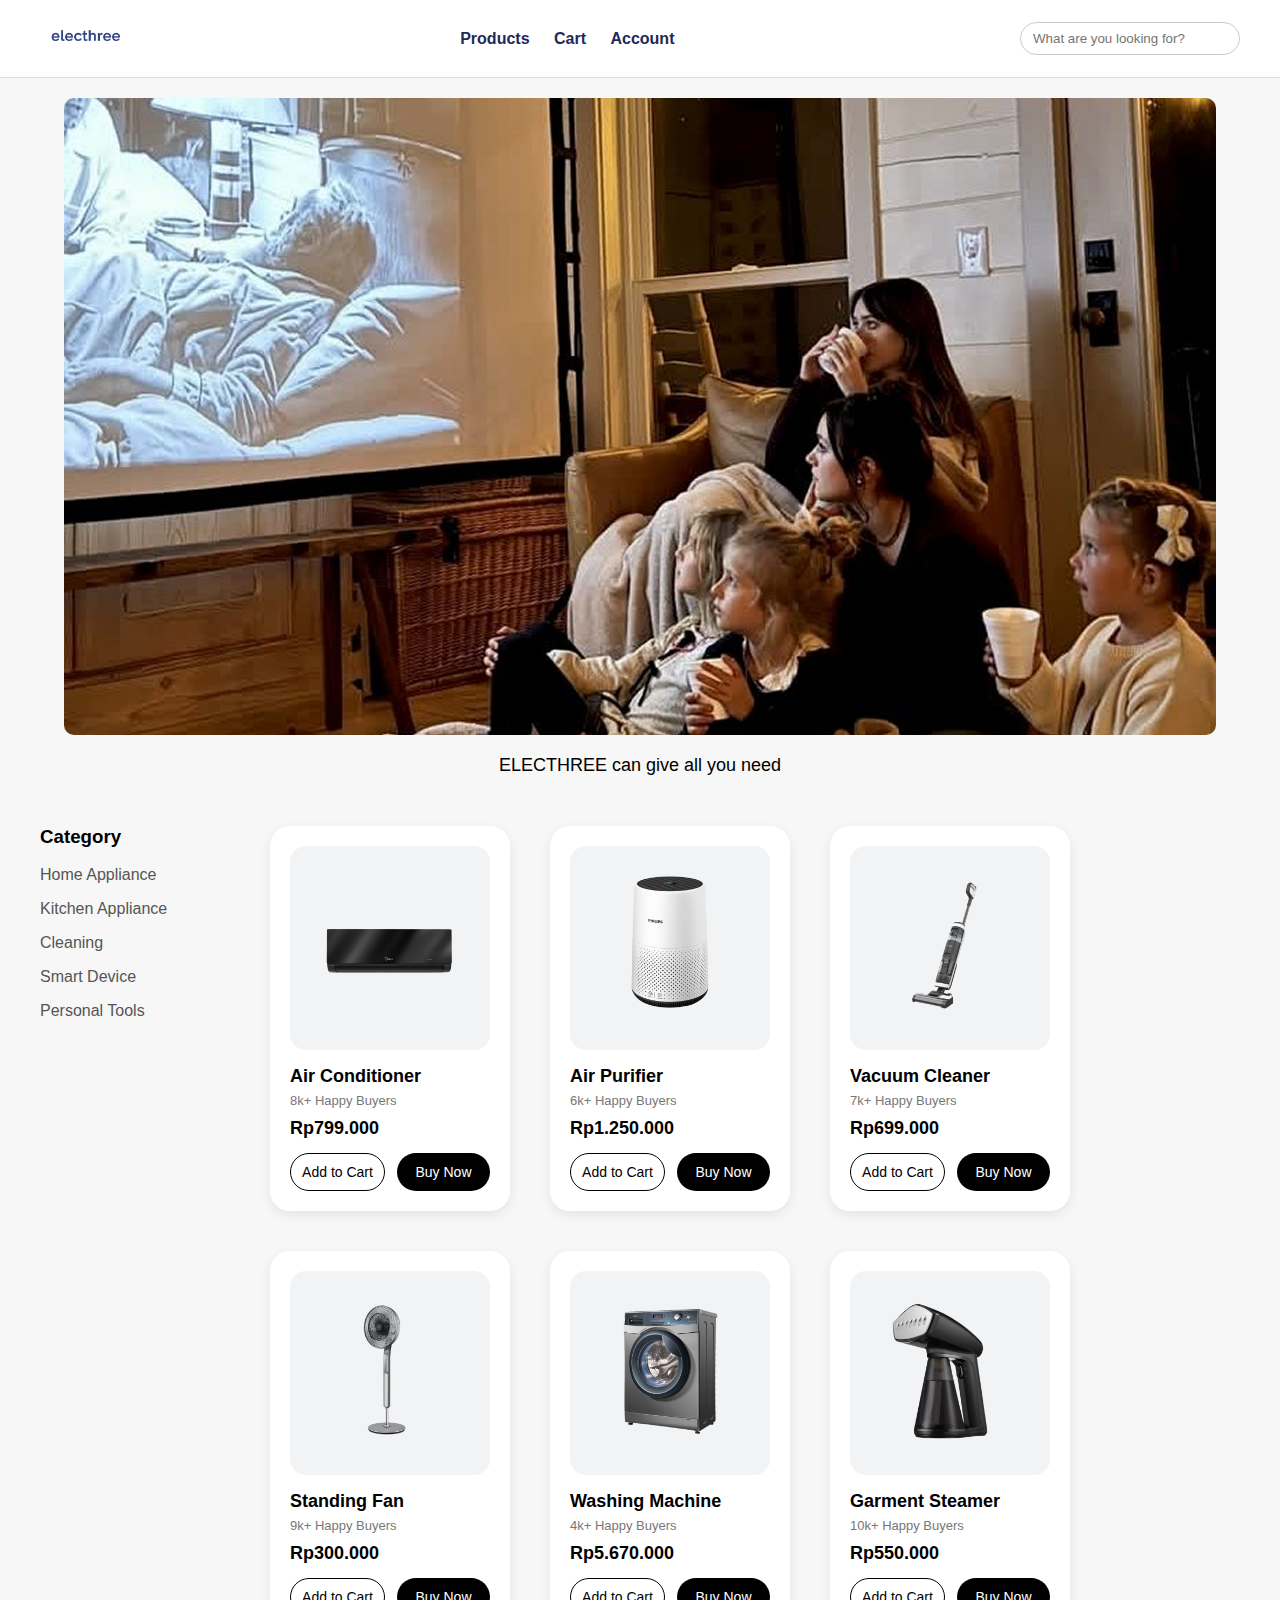
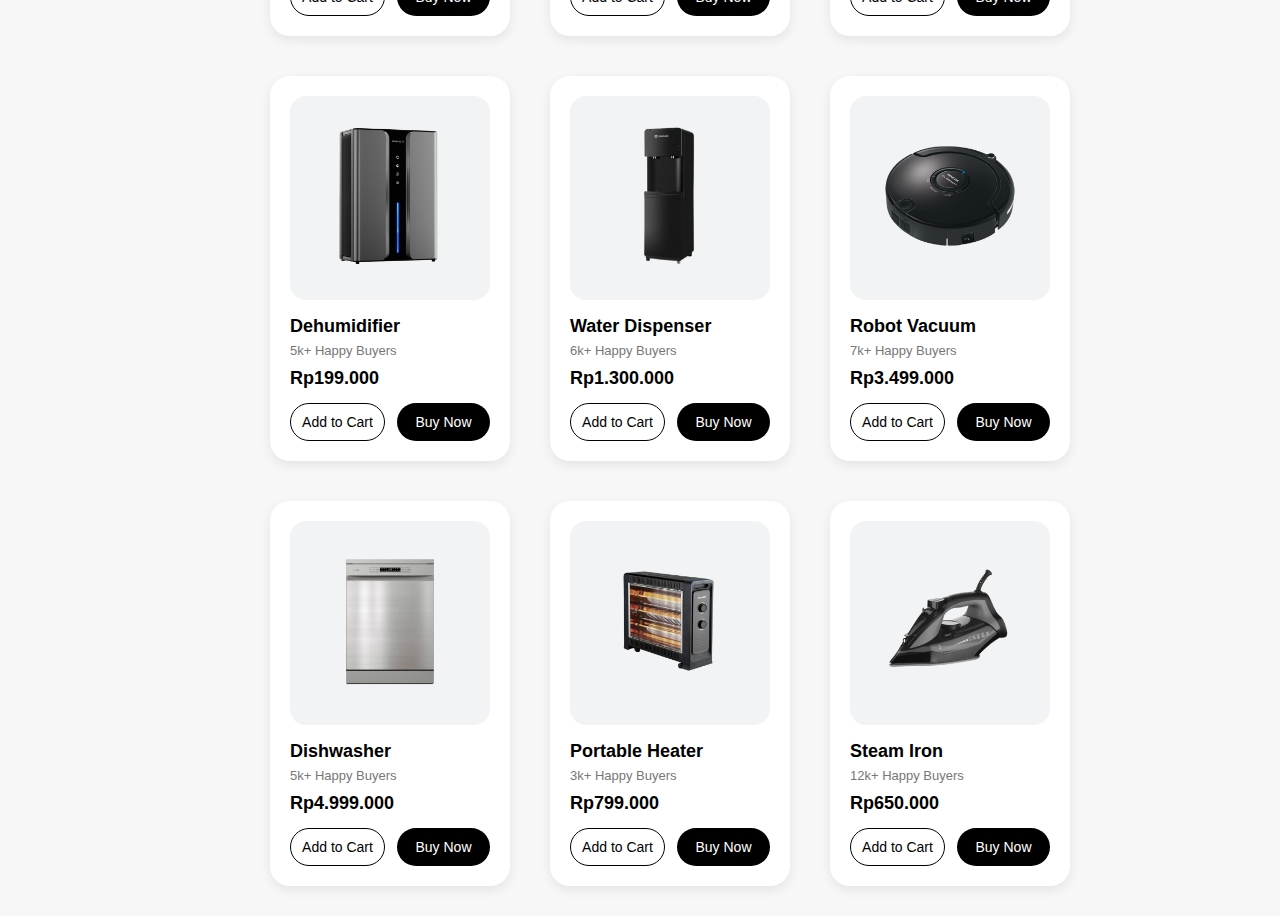
<file: index.html>
<!DOCTYPE html>
<html lang="en">
<head>
  <meta charset="UTF-8" />
  <title>Electhree – Home Appliances</title>
  <link rel="stylesheet" href="style.css" />
</head>
<body>

<!-- NAVBAR -->
<header class="navbar">
  <div class="logo">
    <img src="images/logo.png" alt="Electhree Logo">
  </div>

  <nav class="nav-menu">
    <a href="#">Products</a>
    <a href="#">Cart</a>
    <a href="#">Account</a>
  </nav>

  <div class="search-box">
    <input type="text" placeholder="What are you looking for?" />
  </div>
</header>

<!-- HERO -->
<section class="hero">
  <img src="images/hero.jpg" alt="Home Appliance Hero" />
  <h2>ELECTHREE can give all you need</h2>
</section>

<!-- MAIN CONTENT -->
<section class="content">

  <!-- SIDEBAR -->
  <aside class="category">
    <h3>Category</h3>
    <ul>
      <li>Home Appliance</li>
      <li>Kitchen Appliance</li>
      <li>Cleaning</li>
      <li>Smart Device</li>
      <li>Personal Tools</li>
    </ul>
  </aside>

  <!-- PRODUCTS -->
 <div class="products">

  <div class="product-card">
    <div class="product-image">
      <img src="images/ac.png" alt="Air Conditioner">
    </div>
    <h4>Air Conditioner</h4>
    <div class="buyers">8k+ Happy Buyers</div>
    <div class="price">Rp799.000</div>
    <div class="product-actions">
      <button class="add-cart">Add to Cart</button>
      <button class="buy-now">Buy Now</button>
    </div>
  </div>

  <div class="product-card">
    <div class="product-image">
      <img src="images/purifier.png" alt="Air Purifier">
    </div>
    <h4>Air Purifier</h4>
    <div class="buyers">6k+ Happy Buyers</div>
    <div class="price">Rp1.250.000</div>
    <div class="product-actions">
      <button class="add-cart">Add to Cart</button>
      <button class="buy-now">Buy Now</button>
    </div>
  </div>

  <div class="product-card">
    <div class="product-image">
      <img src="images/vacuum.png" alt="Vacuum Cleaner">
    </div>
    <h4>Vacuum Cleaner</h4>
    <div class="buyers">7k+ Happy Buyers</div>
    <div class="price">Rp699.000</div>
    <div class="product-actions">
      <button class="add-cart">Add to Cart</button>
      <button class="buy-now">Buy Now</button>
    </div>
  </div>

  <div class="product-card">
    <div class="product-image">
      <img src="images/fan.png" alt="Standing Fan">
    </div>
    <h4>Standing Fan</h4>
    <div class="buyers">9k+ Happy Buyers</div>
    <div class="price">Rp300.000</div>
    <div class="product-actions">
      <button class="add-cart">Add to Cart</button>
      <button class="buy-now">Buy Now</button>
    </div>
  </div>

  <div class="product-card">
    <div class="product-image">
      <img src="images/washer.png" alt="Washing Machine">
    </div>
    <h4>Washing Machine</h4>
    <div class="buyers">4k+ Happy Buyers</div>
    <div class="price">Rp5.670.000</div>
    <div class="product-actions">
      <button class="add-cart">Add to Cart</button>
      <button class="buy-now">Buy Now</button>
    </div>
  </div>

  <div class="product-card">
    <div class="product-image">
      <img src="images/steamer.png" alt="Garment Steamer">
    </div>
    <h4>Garment Steamer</h4>
    <div class="buyers">10k+ Happy Buyers</div>
    <div class="price">Rp550.000</div>
    <div class="product-actions">
      <button class="add-cart">Add to Cart</button>
      <button class="buy-now">Buy Now</button>
    </div>
  </div>

  <div class="product-card">
    <div class="product-image">
      <img src="images/dehumidifier.png" alt="Dehumidifier">
    </div>
    <h4>Dehumidifier</h4>
    <div class="buyers">5k+ Happy Buyers</div>
    <div class="price">Rp199.000</div>
    <div class="product-actions">
      <button class="add-cart">Add to Cart</button>
      <button class="buy-now">Buy Now</button>
    </div>
  </div>

  <div class="product-card">
    <div class="product-image">
      <img src="images/dispenser.png" alt="Water Dispenser">
    </div>
    <h4>Water Dispenser</h4>
    <div class="buyers">6k+ Happy Buyers</div>
    <div class="price">Rp1.300.000</div>
    <div class="product-actions">
      <button class="add-cart">Add to Cart</button>
      <button class="buy-now">Buy Now</button>
    </div>
  </div>

  <div class="product-card">
    <div class="product-image">
      <img src="images/robot-vacuum.png" alt="Robot Vacuum">
    </div>
    <h4>Robot Vacuum</h4>
    <div class="buyers">7k+ Happy Buyers</div>
    <div class="price">Rp3.499.000</div>
    <div class="product-actions">
      <button class="add-cart">Add to Cart</button>
      <button class="buy-now">Buy Now</button>
    </div>
  </div>

  <div class="product-card">
    <div class="product-image">
      <img src="images/dishwasher.png" alt="Dishwasher">
    </div>
    <h4>Dishwasher</h4>
    <div class="buyers">5k+ Happy Buyers</div>
    <div class="price">Rp4.999.000</div>
    <div class="product-actions">
      <button class="add-cart">Add to Cart</button>
      <button class="buy-now">Buy Now</button>
    </div>
  </div>

  <div class="product-card">
    <div class="product-image">
      <img src="images/heater.png" alt="Portable Heater">
    </div>
    <h4>Portable Heater</h4>
    <div class="buyers">3k+ Happy Buyers</div>
    <div class="price">Rp799.000</div>
    <div class="product-actions">
      <button class="add-cart">Add to Cart</button>
      <button class="buy-now">Buy Now</button>
    </div>
  </div>

  <div class="product-card">
    <div class="product-image">
      <img src="images/iron.png" alt="Steam Iron">
    </div>
    <h4>Steam Iron</h4>
    <div class="buyers">12k+ Happy Buyers</div>
    <div class="price">Rp650.000</div>
    <div class="product-actions">
      <button class="add-cart">Add to Cart</button>
      <button class="buy-now">Buy Now</button>
    </div>
  </div>

</div>

</body>
</html>
</file>
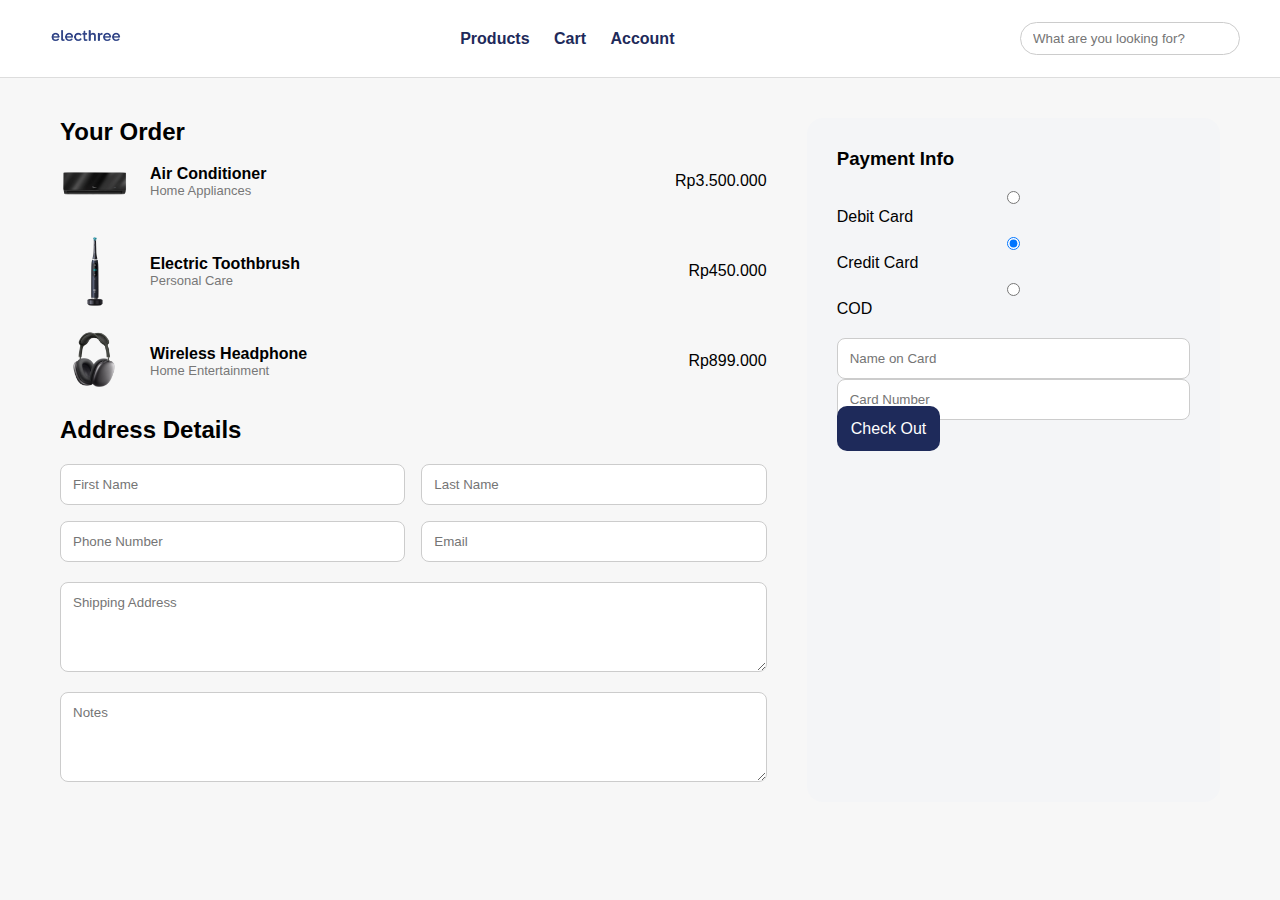
<file: checkout.html>
<!DOCTYPE html>
<html lang="en">
<head>
  <meta charset="UTF-8">
  <title>Electhree | Checkout</title>
  <link rel="stylesheet" href="style.css">
</head>
<body>

<!-- NAVBAR -->
<header class="navbar">
  <div class="logo">
    <img src="images/logo.png" alt="Electhree">
  </div>

  <nav class="nav-menu">
    <a href="index.html">Products</a>
    <a href="#">Cart</a>
    <a href="#">Account</a>
  </nav>

  <div class="search-box">
    <input type="text" placeholder="What are you looking for?">
  </div>
</header>

<!-- CHECKOUT PAGE -->
<section class="checkout">

  <!-- LEFT -->
  <div class="checkout-left">

    <!-- ORDER SUMMARY -->
    <h2>Your Order</h2>

    <div class="order-item">
      <img src="images/ac.png" alt="Air Conditioner">
      <div class="order-info">
        <h4>Air Conditioner</h4>
        <p>Home Appliances</p>
      </div>
      <span>Rp3.500.000</span>
    </div>

    <div class="order-item">
      <img src="images/toothbrush.png" alt="Electric Toothbrush">
      <div class="order-info">
        <h4>Electric Toothbrush</h4>
        <p>Personal Care</p>
      </div>
      <span>Rp450.000</span>
    </div>

    <div class="order-item">
      <img src="images/headphone.png" alt="Wireless Headphone">
      <div class="order-info">
        <h4>Wireless Headphone</h4>
        <p>Home Entertainment</p>
      </div>
      <span>Rp899.000</span>
    </div>

    <!-- ADDRESS -->
    <h2>Address Details</h2>

    <div class="form-grid">
      <input type="text" placeholder="First Name">
      <input type="text" placeholder="Last Name">
      <input type="text" placeholder="Phone Number">
      <input type="email" placeholder="Email">
    </div>

    <textarea placeholder="Shipping Address"></textarea>
    <textarea placeholder="Notes"></textarea>

  </div>

  <!-- RIGHT -->
  <div class="checkout-right">

    <h3>Payment Info</h3>

    <div class="payment-method">
      <label><input type="radio" name="payment"> Debit Card</label>
      <label><input type="radio" name="payment" checked> Credit Card</label>
      <label><input type="radio" name="payment"> COD</label>
    </div>

    <input type="text" placeholder="Name on Card">
    <input type="text" placeholder="Card Number">

    <a class="checkout-btn">Check Out</a>
    

  </div>

</section>

</body>
</html>
</file>
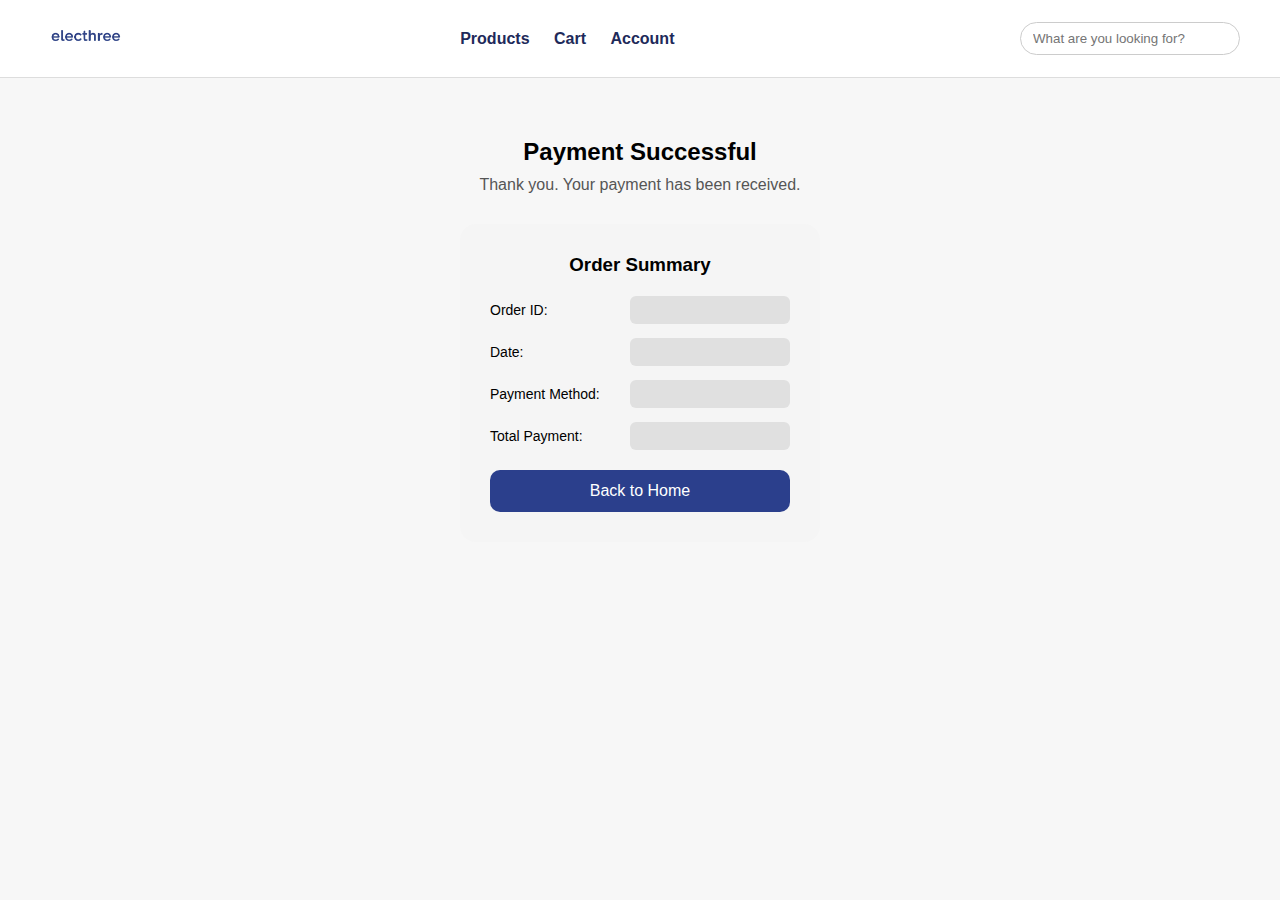
<file: success.html>
<!DOCTYPE html>
<html lang="en">
<head>
  <meta charset="UTF-8">
  <title>Electhree | Payment Successful</title>
  <link rel="stylesheet" href="style.css">
</head>
<body>

<!-- NAVBAR -->
<header class="navbar">
  <div class="logo">
    <img src="images/logo.png" alt="Electhree">
  </div>

  <nav class="nav-menu">
    <a href="index.html">Products</a>
    <a href="#">Cart</a>
    <a href="#">Account</a>
  </nav>

  <div class="search-box">
    <input type="text" placeholder="What are you looking for?">
  </div>
</header>

<!-- SUCCESS PAGE -->
<section class="success-page">

  <h2>Payment Successful</h2>
  <p class="success-text">Thank you. Your payment has been received.</p>

  <div class="summary-card">
    <h3>Order Summary</h3>

    <div class="summary-item">
  <span>Order ID:</span>
  <div class="summary-box" id="order-id"></div>
</div>

<div class="summary-item">
  <span>Date:</span>
  <div class="summary-box" id="order-date"></div>
</div>

<div class="summary-item">
  <span>Payment Method:</span>
  <div class="summary-box" id="payment-method"></div>
</div>

<div class="summary-item">
  <span>Total Payment:</span>
  <div class="summary-box" id="total-payment"></div>
</div>

    <a href="index.html" class="back-home">Back to Home</a>
  </div>

</section>

</body>
</html>
</file>
<file: style.css>
* {
  margin: 0;
  padding: 0;
  box-sizing: border-box;
  font-family: Arial, sans-serif;
}

body {
  background: #f7f7f7;
}

:root {
  --blue-dark: #1e2a5a;
}

/* NAVBAR */
.navbar {
  display: flex;
  align-items: center;
  justify-content: space-between;
  padding: 16px 40px;
  background: #fff;
  border-bottom: 1px solid #ddd;
}

.logo img {
  height: 40px;
}

.logo {
  font-weight: bold;
  font-size: 20px;
  color: #2b4eff;
}

.nav-menu a {
  margin-right: 20px;
  text-decoration: none;
  color: var(--blue-dark);
  font-weight: 600;
}

.nav-menu a:hover {
  text-decoration: underline;
}

.search-box input {
  padding: 8px 12px;
  border-radius: 20px;
  border: 1px solid #ccc;
  width: 220px;
}

.account {
  font-weight: 500;
}

/* HERO */
.hero {
  position: relative;
  text-align: center;
  margin: 20px auto;
}

.hero img {
  width: 90%;
  border-radius: 10px;
}

.hero h2 {
  margin-top: 16px;
  font-size: 18px;
  font-weight: 500;
}

/* CONTENT */
.content {
  display: flex;
  padding: 30px 40px;
  gap: 30px;
}

/* CATEGORY */
.category {
  width: 200px;
}

.category h3 {
  margin-bottom: 10px;
}

.category ul {
  list-style: none;
}

.category li {
  padding: 8px 0;
  color: #555;
  cursor: pointer;
}

/* PRODUCTS */
/* ===== PRODUCT CARD (FIGMA STYLE) ===== */

.products {
  display: grid;
  grid-template-columns: repeat(3, 1fr);
  gap: 40px;
}

.product-card {
  background: #fff;
  border-radius: 20px;
  padding: 20px;
  box-shadow: 0 4px 12px rgba(0,0,0,0.08);
}

/* IMAGE BOX */
.product-image {
  background: #f2f3f5;
  border-radius: 16px;
  padding: 30px;
  text-align: center;
  margin-bottom: 16px;
}

.product-image img {
  width: 140px;
  height: 140px;
  object-fit: contain;
}

/* TEXT */
.product-card h4 {
  font-size: 18px;
  margin-bottom: 6px;
}

.buyers {
  font-size: 13px;
  color: #777;
  margin-bottom: 10px;
}

.price {
  font-weight: bold;
  font-size: 18px;
  margin-bottom: 14px;
}

/* BUTTONS */
.product-actions {
  display: flex;
  gap: 12px;
}

.product-actions button {
  flex: 1;
  padding: 10px 0;
  border-radius: 30px;
  font-size: 14px;
  cursor: pointer;
}

/* Add to Cart */
.add-cart {
  background: #fff;
  border: 1px solid #000;
}

/* Buy Now */
.buy-now {
  background: #000;
  color: #fff;
  border: none;
}

/* ===== CHECKOUT ===== */
.checkout {
  display: flex;
  gap: 40px;
  padding: 40px 60px;
}

.checkout-left {
  flex: 2;
}

.checkout-right {
  flex: 1;
  background: #f4f5f7;
  padding: 30px;
  border-radius: 16px;
}

.order-item {
  display: flex;
  align-items: center;
  justify-content: space-between;
  margin-bottom: 20px;
}

.order-item img {
  width: 70px;
}

.order-info {
  flex: 1;
  margin-left: 20px;
}

.order-info p {
  font-size: 13px;
  color: #777;
}

.form-grid {
  display: grid;
  grid-template-columns: repeat(2, 1fr);
  gap: 16px;
  margin: 20px 0;
}

input, textarea {
  width: 100%;
  padding: 12px;
  border-radius: 8px;
  border: 1px solid #ccc;
}

textarea {
  margin-bottom: 16px;
  height: 90px;
}

.payment-method {
  margin: 20px 0;
}

.payment-method label {
  display: block;
  margin-bottom: 10px;
}

.checkout-btn {
  width: 100%;
  padding: 14px;
  background: #1e2a5a;
  color: #fff;
  border: none;
  border-radius: 10px;
  cursor: pointer;
}

/* ===== PAYMENT SUCCESS ===== */

.success-page {
  text-align: center;
  padding: 60px 20px;
}

.success-page h2 {
  margin-bottom: 10px;
}

.success-text {
  color: #555;
  margin-bottom: 30px;
}

.summary-card {
  width: 360px;
  margin: 0 auto;
  background: #f5f5f5;
  padding: 30px;
  border-radius: 16px;
}

.summary-card h3 {
  margin-bottom: 20px;
}

.summary-item {
  display: flex;
  align-items: center;
  justify-content: space-between;
  margin-bottom: 14px;
}

.summary-item span {
  font-size: 14px;
}

.summary-box {
  width: 160px;
  height: 28px;
  background: #e0e0e0;
  border-radius: 6px;
}

.back-home {
  display: block;
  margin-top: 20px;
  padding: 12px;
  background: #2b3f8c;
  color: #fff;
  text-decoration: none;
  border-radius: 10px;
}
</file>
